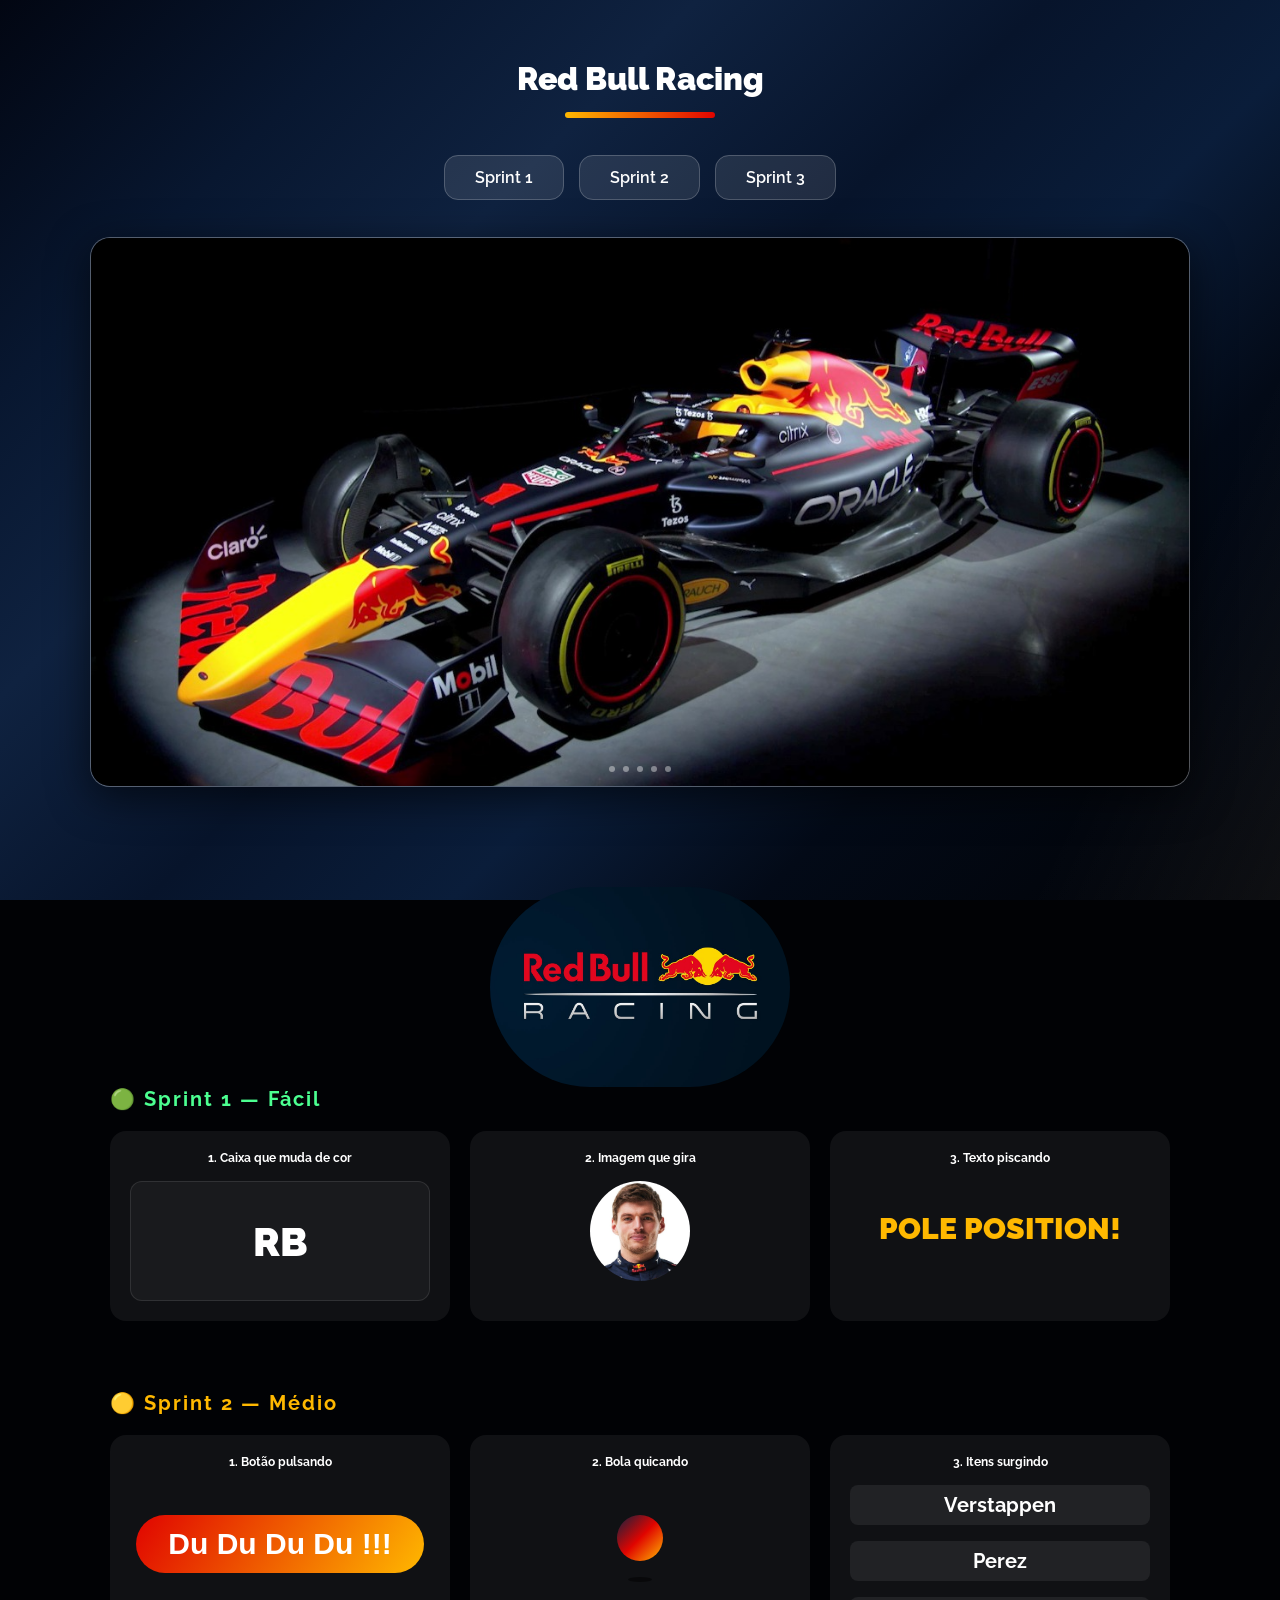
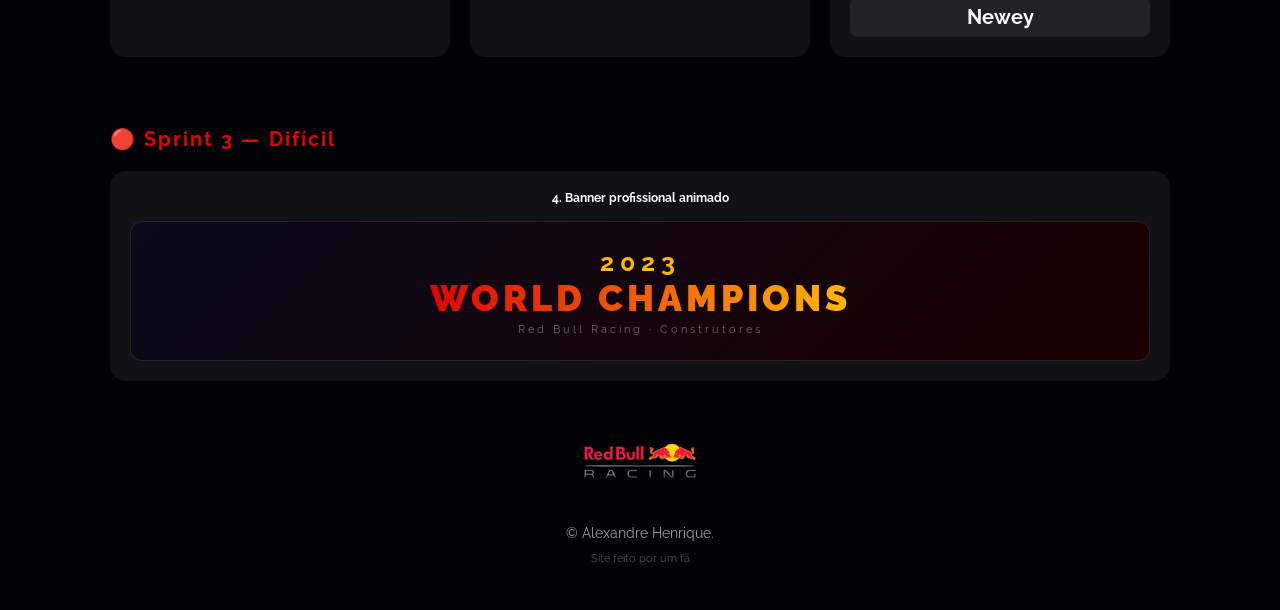
<file: index.html>
<!DOCTYPE html>
<html lang="pt-BR">

<head>
  <meta charset="UTF-8">
  <meta name="viewport" content="width=device-width, initial-scale=1.0">
  <title>Red Bull Racing</title>
  <link href="https://fonts.googleapis.com/css2?family=Raleway:wght@400;700;900&display=swap" rel="stylesheet">
  <link rel="stylesheet" href="style.css">
</head>

<body>

  <div class="loader-demora" id="loader">
    <div class="loader-logo">
      <p class="loader-texto">RED BULL</p>
      <span class="loader-subtexto">RACING</span>
    </div>
    <div class="loader-barra">
      <div class="loader-caminho"></div>
    </div>
    <p class="loader-legenda">Preparando para a corrida...</p>
  </div>

  <header>
    <div class="entrada" id="home">
      <h1 class="title">Red Bull Racing</h1>
    </div>

    <hr class="line">

    <nav class="navegar">
      <ul class="nav-list">
        <li class="nav-item"><a href="#1">Sprint 1</a></li>
        <li class="nav-item"><a href="#2">Sprint 2</a></li>
        <li class="nav-item"><a href="#3">Sprint 3</a></li>
      </ul>
    </nav>
  </header>

  <div class="card-grid">
    <div class="container-box">
      <div class="box-glass">
        <div class="slider">
          <img class="a" src="./images/carro-1.png" alt="Imagem 1">
          <img class="a" src="./images/carro-2.jpg" alt="Imagem 2">
          <img class="a" src="./images/carro-3.jpg" alt="Imagem 3">
          <img class="a" src="./images/carro-4.jpg" alt="Imagem 4">
          <img class="a" src="./images/carro-5.jpg" alt="Imagem 5">
        </div>
        <div class="slider-dots">
          <span class="dot"></span>
          <span class="dot"></span>
          <span class="dot"></span>
          <span class="dot"></span>
          <span class="dot"></span>
        </div>
      </div>

      <button class="botao-carro">
<a href="https://www.redbullracing.com/">
  <img class="botao-carro-img" src="./images/carro-2.jpg" alt="Carro 2">
</a>
      </button>
      <h1 class="botao-carro-titulo">Explore mais</h1>

    </div>
  </div>

  <section class="Sprints">

    <div class="sections" id="1">
      <h2 class="sprint-titulo facil">🟢 Sprint 1 — Fácil</h2>
      <div class="container-sprint">

        <div class="conteudo">
          <p class="exercicio-label">1. Caixa que muda de cor</p>
          <div class="Caixa caixa-cor">
            <p class="caixa-texto">RB</p>
          </div>
        </div>

        <div class="conteudo">
          <p class="exercicio-label">2. Imagem que gira</p>

          <img src="./images/max.jpg" alt="Girando" class="img-girar">

        </div>

        <div class="conteudo">
          <p class="exercicio-label">3. Texto piscando</p>

          <p class="texto-piscar">POLE POSITION!</p>

        </div>

      </div>
    </div>


    <div class="sections" id="2">
      <h2 class="sprint-titulo medio">🟡 Sprint 2 — Médio</h2>
      <div class="container-sprint">

        <div class="conteudo">
          <p class="exercicio-label">1. Botão pulsando</p>

          <button class="botao-pulsar">Du Du Du Du !!!</button>

        </div>

        <div class="conteudo">
          <p class="exercicio-label">2. Bola quicando</p>

          <div class="bola"></div>
          <div class="bola-sombra"></div>

        </div>

        <div class="conteudo">
          <p class="exercicio-label">3. Itens surgindo</p>

          <div class="surgir surgir-1">Verstappen</div>
          <div class="surgir surgir-2">Perez</div>
          <div class="surgir surgir-3">Newey</div>

        </div>

      </div>
    </div>

    <div class="sections" id="3">

      <h2 class="sprint-titulo dificil">🔴 Sprint 3 — Difícil</h2>

      <div class="container-sprint">

        <div class="conteudo conteudo-banner">

          <p class="exercicio-label">4. Banner profissional animado</p>

          <div class="Caixa banner-caixa">

            <div class="linhas">
              <div class="linha"></div>
              <div class="linha"></div>
              <div class="linha"></div>
              <div class="linha"></div>
              <div class="linha"></div>
            </div>

            <div class="banner-conteudo">
              <span class="ano">2023</span>
              <h2 class="campeonato">WORLD CHAMPIONS</h2>
              <p class="rb">Red Bull Racing · Construtores</p>
            </div>

          </div>

        </div>

      </div>
    </div>

  </section>

 <footer>
  <a href="#home">
    <img src="./images/footer-logo.png" alt="logo Red Bull Racing" class="f-logo">
  </a>
  <p class="f-texto">© Alexandre Henrique.<br><small>Site feito por um fã</small></p>
</footer>

</html>
</file>
<file: style.css>
* {
  margin: 0;
  padding: 0;
  box-sizing: border-box;
}

:root {
  --red: #e00400;
  --yellow: #ffb800;
  --dark: #010205;
  --white: #ffffff;
  --blue: #0f2240;
  --glass-bg: rgba(255, 255, 255, 0.08);
  --glass-bg-hover: rgba(255, 255, 255, 0.18);
  --glass-bg-active: rgba(255, 255, 255, 0.06);
  --glass-bg-subtle: rgba(255, 255, 255, 0.05);
  --glass-bg-strong: rgba(255, 255, 255, 0.22);
}

.loader-demora {
  position: fixed;
  inset: 0;
  z-index: 100;
  background: #020614;
  display: flex;
  flex-direction: column;
  align-items: center;
  justify-content: center;
  gap: 24px;
  animation: esconderLoader 0.7s ease 2.5s forwards;
  pointer-events: none;
}

@keyframes esconderLoader {
  to {
    opacity: 0;
    visibility: hidden;
  }
}

.loader-logo {
  display: flex;
  flex-direction: column;
  align-items: center;
  animation: loaderPulse 1s ease-in-out infinite alternate;
}

@keyframes loaderPulse {
  0% {
    transform: scale(1);
    opacity: 1;
  }

  100% {
    transform: scale(1.1);
    opacity: 1;
  }
}

.loader-texto {
  font-size: 100px;
  font-weight: 900;
  letter-spacing: 8px;
  background: linear-gradient(90deg, var(--red), var(--yellow));
  -webkit-background-clip: text;
  -webkit-text-fill-color: transparent;
  background-clip: text;
}

.loader-subtexto {
  font-size: 18px;
  font-weight: 700;
  letter-spacing: 12px;
  color: var(--white);
}

.loader-barra {
  width: 220px;
  height: 4px;
  background: rgba(255, 255, 255, 0.1);
  border-radius: 99px;
  overflow: hidden;
}

.loader-caminho {
  height: 100%;
  background: linear-gradient(90deg, var(--red), var(--yellow));
  border-radius: 99px;
  animation: loaderFill 2.5s ease-in-out forwards;
}

@keyframes loaderFill {
  0% {
    width: 0%;
  }

  100% {
    width: 100%;
  }
}

.loader-legenda {
  font-size: 13px;
  color: rgba(255, 255, 255, 0.4);
  letter-spacing: 2px;
}


body {
  font-family: 'Raleway', sans-serif;
  min-height: 100vh;
  background-color: #010205;
  background-image:
    linear-gradient(115deg, transparent 0%, transparent 40%, rgba(255, 255, 255, 0.08) 50%, transparent 60%, transparent 100%),
    linear-gradient(135deg, #020612 0%, #081730 18%, #0f2240 32%, #07142b 48%, #0a1d3a 62%, #030a17 76%, #010205 100%);
  background-size: 250% 100%, 100% 100%;
  background-repeat: no-repeat;
  background-attachment: fixed;
  color: #fff;
  overflow-x: hidden;
  animation: passarBrilho 7s infinite linear;
}

@keyframes passarBrilho {
  0% {
    background-position: -150% 0, 0 0;
  }

  100% {
    background-position: 150% 0, 0 0;
  }
}

.entrada {
  opacity: 0;
  animation: revelarEntrada 1.4s cubic-bezier(0.25, 1, 0.5, 1) 2.9s forwards;
}

@keyframes revelarEntrada {
  0% {
    opacity: 0;
    transform: translateY(-40px);
  }

  100% {
    opacity: 1;
    transform: translateY(0);
  }
}

header {
  padding-top: 30px;
}

.title {
  font-size: 32px;
  padding-top: 30px;
  font-weight: 900;
  text-align: center;
  animation: planarContinuo 2s infinite alternate ease-in-out; 
  animation: neon 2s infinite alternate;
}


@keyframes planarContinuo {
  0% {
    transform: translateY(4px);
  }

  100% {
    transform: translateY(-6px);
  }
}

@keyframes neon{

    from{
        text-shadow:
        0 0 5px rgb(255, 0, 0),
        0 0 10px rgb(255, 102, 0),
        0 0 20px rgb(255, 153, 0);
    }

    to{
        text-shadow:
        0 0 20px rgb(0, 89, 255),
        0 0 30px rgb(0, 26, 255),
        0 0 40px rgb(23, 0, 235);
    }

}

.line {
  border: none;
  border-radius: 12px;
  height: 6px;
  background: linear-gradient(270deg, #e00400 0%, #ffb800 100%);
  margin: 15px auto 50px;
  width: 150px;
}

.navegar {
  display: flex;
  justify-content: center;
  margin-bottom: 50px;
}

.nav-list {
  display: flex;
  gap: 15px;
  list-style: none;
}

.nav-item a {
  cursor: pointer;
  text-decoration: none;
  font-weight: 600;
  color: #fff;
  padding: 12px 30px;
  border-radius: 14px;
  border: 1px solid rgba(255, 255, 255, 0.2);
  background: rgba(255, 255, 255, 0.1);
  backdrop-filter: blur(10px);
  transition: 0.3s;
}

.nav-item a:hover {
  border-color: #ffb800;
  box-shadow: 0 0 15px rgba(224, 4, 0, 0.4);
}

.card-grid {
  margin-bottom: 50px;
  display: grid;
}

.container-box {
  max-width: 1100px;
  width: 100%;
  margin: auto;
  display: flex;
  flex-direction: column;
  gap: 100px;
  justify-content: center;
}

.box-glass {
  position: relative;
  width: 100%;
  height: 550px;
  border-radius: 20px;
  overflow: hidden;
  background: var(--glass-bg);
  box-shadow: 0 10px 40px rgba(0, 0, 0, 0.6);
  border: 1px solid rgba(255, 255, 255, 0.25);
}

.box-glass::after {
  content: '';
  position: absolute;
  top: 0;
  left: 0;
  width: 100%;
  height: 100%;
  pointer-events: none;
  z-index: 2;
}

.slider {
  display: flex;
  width: 500%;
  height: 100%;
  position: relative;
  z-index: 1;
  animation: slideShow 20s infinite cubic-bezier(0.7, 0, 0.3, 1);
}

.slider img {
  width: 20%;
  height: 100%;
  object-fit: cover;
  object-position: center;
}

@keyframes slideShow {

  0%,
  15% {
    transform: translateX(0);
  }

  20%,
  35% {
    transform: translateX(-20%);
  }

  40%,
  55% {
    transform: translateX(-40%);
  }

  60%,
  75% {
    transform: translateX(-60%);
  }

  80%,
  95% {
    transform: translateX(-80%);
  }

  100% {
    transform: translateX(0);
  }
}

.slider img:hover {
  transform: scale(1.009);
}

.slider-dots {
  position: absolute;
  bottom: 14px;
  left: 50%;
  transform: translateX(-50%);
  display: flex;
  gap: 8px;
  z-index: 10;
}

.dot {
  width: 6px;
  height: 6px;
  border-radius: 50%;
  background: rgba(255, 255, 255, 0.4);
  animation: dotActive 20s infinite;
}

.dot:nth-child(1) {
  animation-delay: 0s;
}

.dot:nth-child(2) {
  animation-delay: 4s;
}

.dot:nth-child(3) {
  animation-delay: 8s;
}

.dot:nth-child(4) {
  animation-delay: 12s;
}

.dot:nth-child(5) {
  animation-delay: 16s;
}

@keyframes dotActive {

  0%,
  15% {
    background: #ffff;
    transform: scale(1.4);
    opacity: 1;
  }

  20%,
  100% {
    background: rgba(255, 255, 255, 0.3);
    transform: scale(1);
  }
}


.botao-carro {
  width: 300px;
  height: 150px;
  border-radius: 999px;
  border: none;
  padding: 0;
  cursor: pointer;
  justify-content: center;
  display: flex;
  margin: auto;
  background: transparent;

}

.botao-carro-img {
  width: 100%;
  height: 100%;
  object-fit: cover;
  border-radius: 994px;
  justify-content: center;
  display: flex;
  animation: planarContinuo 1s infinite alternate ease-in-out;
}

@keyframes planarContinuo {
  0% {
    transform: scale(1.01) translateY(10px);
  }

  100% {
    transform: scale(1.01) translateY(-10px);
  }
}

.botao-carro-titulo {
  position: absolute;
  top: 450px;
  left: 50%;
  transform: translateX(-50%);
  font-size: 24px;
  font-weight: bold;
  color: #fff;
  text-shadow: 0 0 3px rgba(255, 255, 255, 0.8);
}

.Sprints {
  max-width: 1100px;
  margin: 0 auto;
  padding: 0 20px 80px;
  display: flex;
  flex-direction: column;
  gap: 70px;
}

.sections {
  display: flex;
  flex-direction: column;
  gap: 20px;
}

.sprint-titulo {
  font-size: 20px;
  font-weight: 700;
  letter-spacing: 2px;
}

.facil {
  color: #4cff91;
}

.medio {
  color: #ffb800;
}

.dificil {
  color: #e00400;
}

.container-sprint {
  display: grid;
  grid-template-columns: repeat(3, 1fr);
  gap: 20px;
}

.conteudo {
  background: rgba(255, 255, 255, 0.06);
  border-radius: 16px;
  padding: 20px;
  display: flex;
  flex-direction: column;
  align-items: center;
  gap: 16px;
}

.conteudo-banner {
  grid-column: 1 / -1;
}

.exercicio-label {
  font-size: 12px;
  font-weight: 700;
  color: var(--white);
  text-align: center;
}


.Caixa {
  width: 100%;
  min-height: 120px;
  border-radius: 12px;
  background: rgba(255, 255, 255, 0.04);
  border: 1px solid rgba(255, 255, 255, 0.1);
  display: flex;
  flex-direction: column;
  align-items: center;
  justify-content: center;
  gap: 10px;
  padding: 16px;
}

.caixa-texto {
  font-size: 40px;
  font-weight: 900;
  color: #fff;
}

.caixa-cor {
  animation: mudarcor 2s infinite alternate,
    mover 0.5s infinite alternate;
}

@keyframes mudarcor {
  0% {
    background: var(--blue);
  }

  50% {
    background: var(--red);
  }

  100% {
    background: var(--yellow);
  }
}

@keyframes mover {

  from {
    transform: translateY(0);
  }

  to {
    transform: translatey(-10px);
  }

}

.img-girar {
  width: 100px;
  height: 100px;
  object-fit: cover;
  border-radius: 50%;

  animation: girar 4s linear infinite;
}

@keyframes girar {
  from {
    transform: rotate(0deg);
  }

  to {
    transform: rotate(360deg);
  }
}

.texto-piscar {
  font-size: 30px;
  padding-top: 30px;
  font-weight: 900;
  color: var(--yellow);
  animation: piscar 1s step-start infinite;
}

@keyframes piscar {

  0%,

  50% {
    opacity: 0;
  }

  100% {
    opacity: 1;
  }
}

.botao-pulsar {
  margin-top: 30px;
  padding: 12px 32px;
  border-radius: 50px;
  border: none;
  background: linear-gradient(125deg, var(--red), var(--yellow));
  color: #fff;
  font-size: 30px;
  font-weight: bolder;
  cursor: pointer;
  animation: pulsar 1.5s linear infinite;
  transition: transform 0.4s;
}

.botao-pulsar:hover {
  transform: scale(1.08);
}

@keyframes pulsar {
  0% {
    box-shadow: 0 0 0 0px rgba(224, 4, 0, 0.6);
  }

  50% {
    box-shadow: 0 0 0 16px rgba(224, 4, 0, 0.295);
  }

  100% {
    box-shadow: 0 0 0 0px rgba(224, 4, 0, 0);
  }
}

.bola {
  width: 46px;
  height: 46px;
  margin-top: 30px;
  border-radius: 50%;
  background: linear-gradient(135deg, var(--blue), var(--red), var(--yellow));
  animation: quicar 0.6s cubic-bezier(0.33, 0, 0.66, 0) infinite alternate;
}

@keyframes quicar {
  from {
    transform: translateY(-100px) scaleY(1);
  }

  to {
    transform: translateY(20px) scaleX(1.2) scaleY(0.8);
  }
}

.bola-sombra {
  width: 24px;
  height: 5px;
  border-radius: 50%;
  background: rgba(0, 0, 0, 0.5);
  animation: sombra 0.6s cubic-bezier(0.33, 0, 0.66, 0) infinite alternate;
}

@keyframes sombra {
  from {
    transform: scaleX(0.5);
    opacity: 0.3;
  }

  to {
    transform: scaleX(1);
    opacity: 0.8;
  }
}

.surgir {
  width: 100%;
  padding: 8px 12px;
  border-radius: 8px;
  background: rgba(255, 255, 255, 0.07);
  font-size: 20px;
  font-weight: bold;
  text-align: center;
  opacity: 0;
  animation: aparecer 0.6s ease forwards infinite;
}

.surgir-1 {
  animation-delay: 0s;
  animation-duration: 3s;
}

.surgir-2 {
  animation-delay: 0.5s;
  animation-duration: 3s;
}

.surgir-3 {
  animation-delay: 0.9s;
  animation-duration: 3s;
}

@keyframes aparecer {
  from {
    opacity: 0;
    transform: translateY(-20px);
  }

  to {
    opacity: 1;
    transform: translateY(0);
  }
}


.banner-caixa {
  position: relative;
  overflow: hidden;
  min-height: 140px;
  background: linear-gradient(135deg, #0a0a1a, #1a0000);
}

.linhas {
  position: absolute;
  inset: 0;
  overflow: hidden;
}

.linha {
  position: absolute;
  height: 4px;
  background: linear-gradient(90deg, transparent, rgba(255, 255, 255, 0.06), transparent);
  animation: linhacorrer 2.5s linear infinite;
  opacity: 0;
}

.linha:nth-child(1) {
  top: 30%;
  width: 60%;
  animation-delay: 0s;
  animation-duration: 2.2s;
}

.linha:nth-child(2) {
  top: 50%;
  width: 45%;
  animation-delay: 0.6s;
  animation-duration: 1.9s;
}

.linha:nth-child(3) {
  top: 70%;
  width: 70%;
  animation-delay: 1.1s;
  animation-duration: 2.5s;
}

.linha:nth-child(4) {
  top: 20%;
  width: 35%;
  animation-delay: 0.3s;
  animation-duration: 2s;
}

.linha:nth-child(5) {
  top: 80%;
  width: 55%;
  animation-delay: 0.9s;
  animation-duration: 2.3s;
}

@keyframes linhacorrer {
  0% {
    left: -70%;
    opacity: 0;
  }

  10% {
    opacity: 1;
  }

  90% {
    opacity: 1;
  }

  100% {
    left: 110%;
    opacity: 0;
  }
}

.banner-conteudo {
  position: relative;
  text-align: center;
  z-index: 2;
  animation: bannerpulsar 1.6s ease-in-out infinite alternate;
}

@keyframes bannerpulsar {
  from {
    transform: scale(1);

  }

  to {
    transform: scale(1.06);
  }
}

.ano {
  font-size: 25px;
  font-weight: 700;
  letter-spacing: 6px;
  color: var(--yellow);
}

.campeonato {
  font-size: 36px;
  font-weight: 900;
  letter-spacing: 4px;
  background: linear-gradient(90deg, var(--red) 0%, var(--yellow) 50%, var(--red) 100%);
  background-size: 200% 150%;
  -webkit-background-clip: text;
  -webkit-text-fill-color: transparent;
  background-clip: text;
  animation: brilhartexto 2s linear infinite;
}

@keyframes brilhartexto {
  from {
    background-position: 0% 0;
  }

  to {
    background-position: 200% 0;
  }
}

.rb {
  font-size: 11px;
  letter-spacing: 3px;
  color: rgba(255, 255, 255, 0.4);
  margin-top: 4px;
}

footer {
  margin-top: -100px;
  padding: 40px 20px;
  text-align: center;
}

.f-logo {
  width: 120px;
  display: block;
  margin: 0 auto;
}

.f-logo:hover{
  transform: scale(1.06);
}

.f-texto {
  color: #9e9c9c;
  font-size: 0.85rem;
  line-height: 1.8;
}

.f-texto small {
  font-size: 0.7rem;
  opacity: 0.5;
}
</file>
